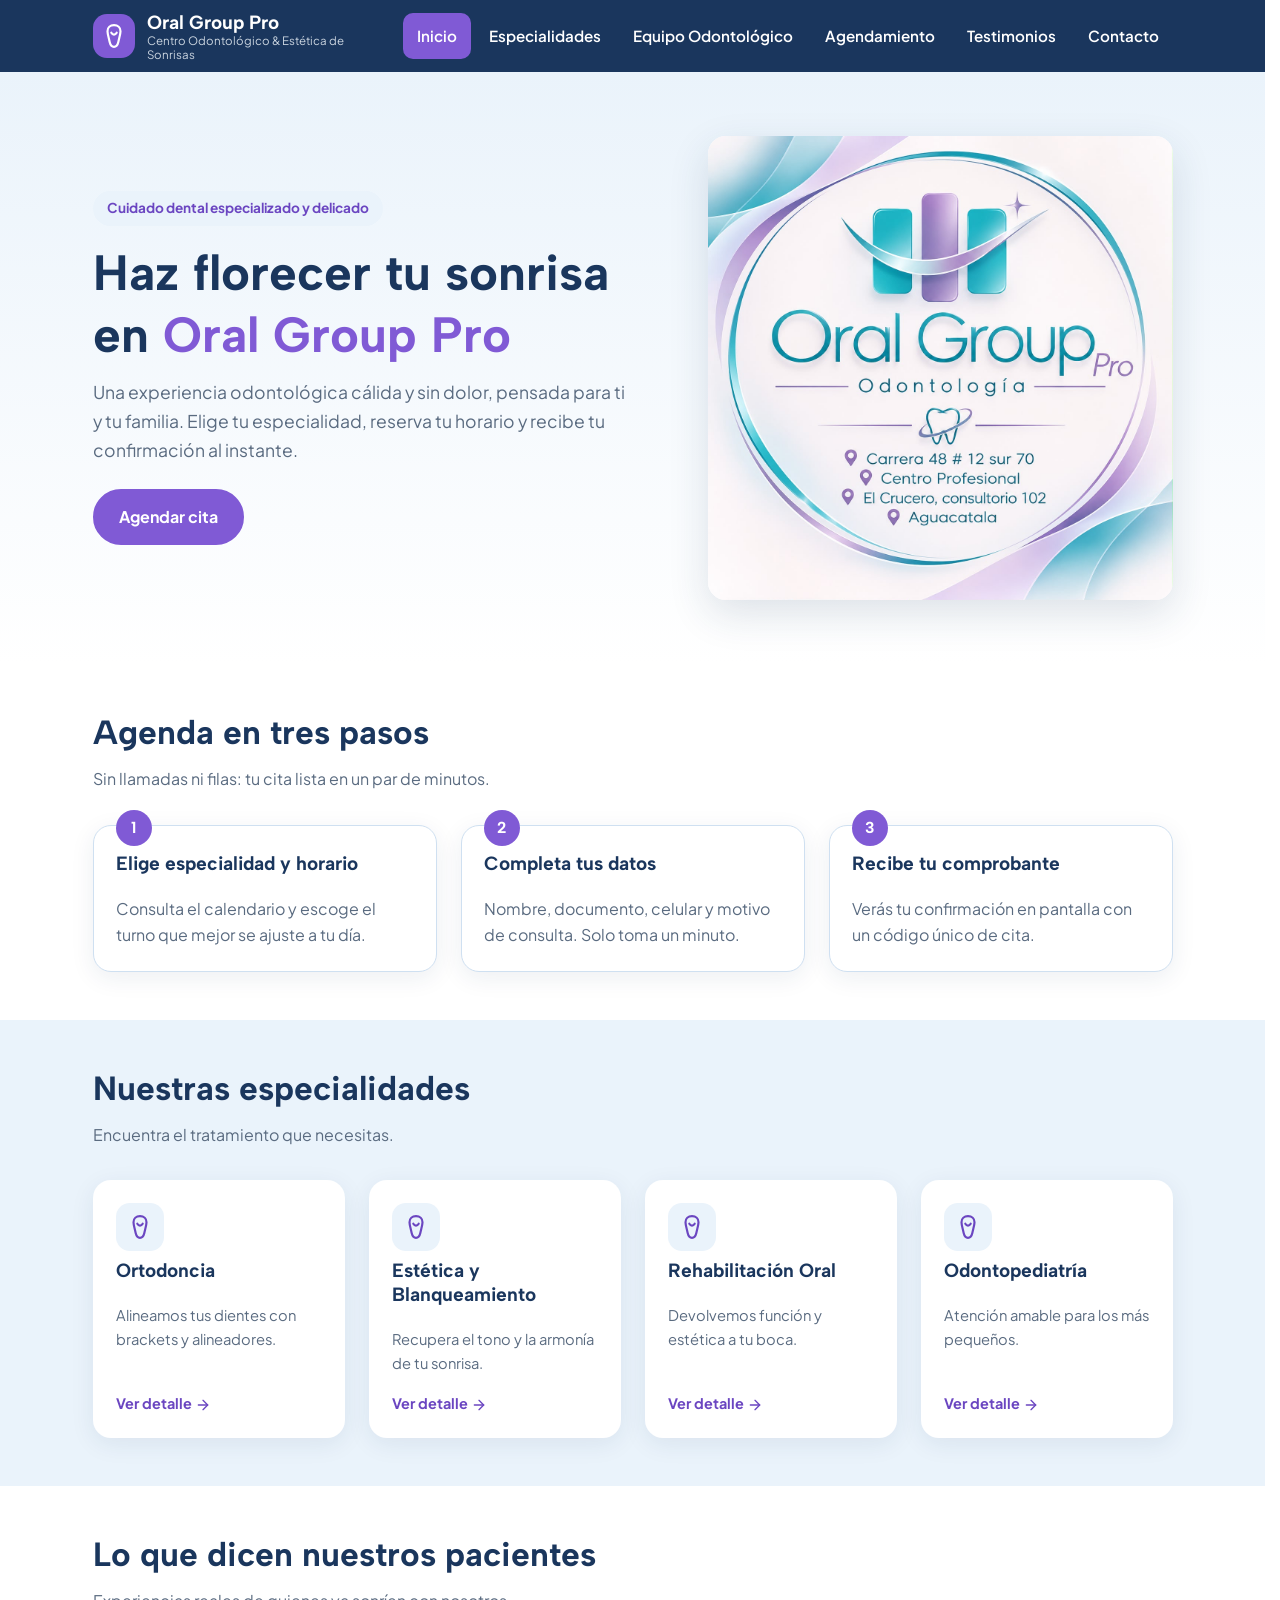
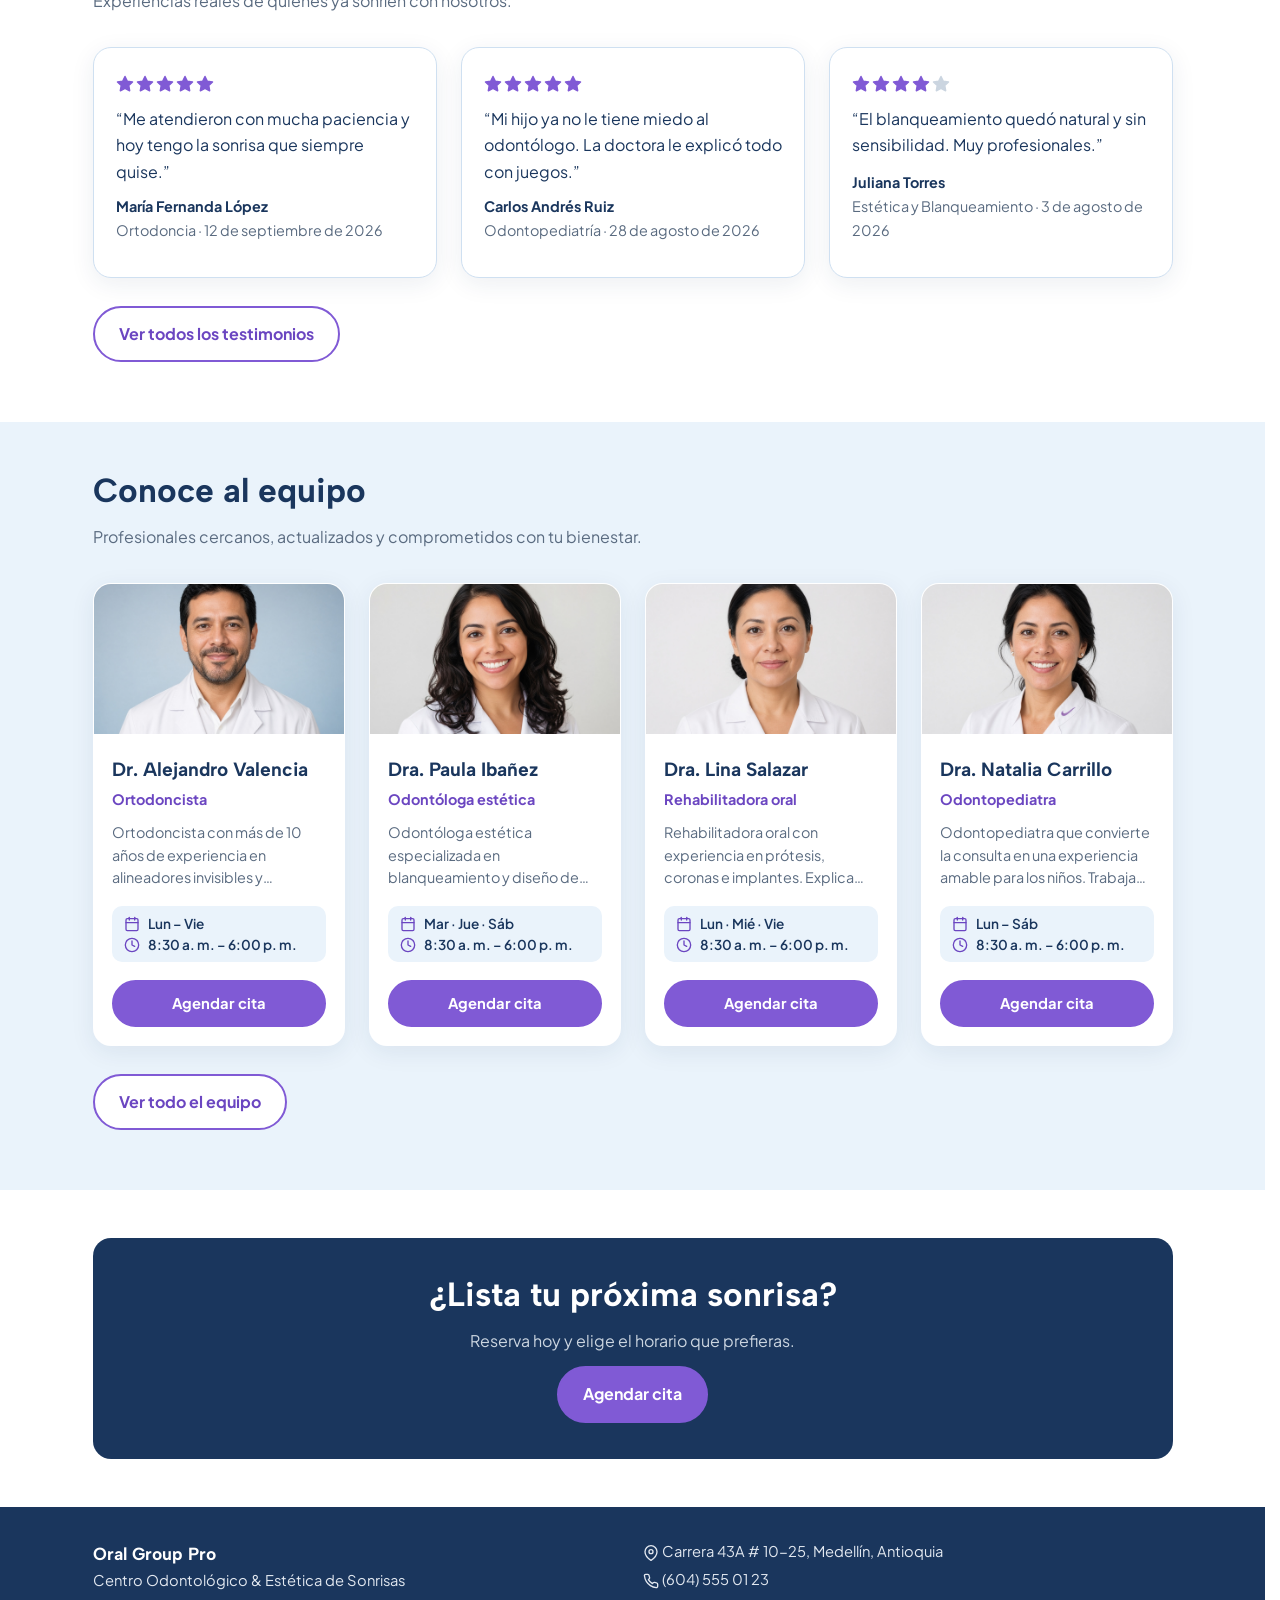
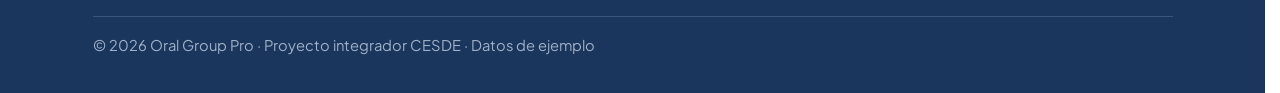
<file: index.html>
<!DOCTYPE html>
<html lang="es">
<head>
  <meta charset="UTF-8">
  <meta name="viewport" content="width=device-width, initial-scale=1.0">
  <title>Inicio | Oral Group Pro</title>
  <meta name="description" content="Oral Group Pro: centro odontológico y de estética de sonrisas. Conoce nuestras especialidades y agenda tu cita en línea.">
  <link rel="preconnect" href="https://fonts.googleapis.com">
  <link rel="preconnect" href="https://fonts.gstatic.com" crossorigin>
  <link href="https://fonts.googleapis.com/css2?family=Albert+Sans:wght@700&family=Plus+Jakarta+Sans:wght@400;500;600;700&display=swap" rel="stylesheet">
  <link rel="stylesheet" href="css/styles.css">
  <script defer src="js/data.js"></script>
  <script defer src="js/ui.js"></script>
  <script defer src="js/render.js"></script>
</head>
<body data-page="inicio">
  <a class="skip-link" href="#contenido">Saltar al contenido</a>
  <div id="site-header"></div>

  <main id="contenido">
    <!-- Banner principal -->
    <section class="hero">
      <div class="container hero-inner">
        <div>
          <span class="eyebrow">Cuidado dental especializado y delicado</span>
          <h1>Haz florecer tu sonrisa en <span class="accent">Oral Group Pro</span></h1>
          <p class="hero-lead">Una experiencia odontológica cálida y sin dolor, pensada para ti y tu familia. Elige tu especialidad, reserva tu horario y recibe tu confirmación al instante.</p>
          <div class="hero-actions">
            <a class="btn" href="agendamiento.html">Agendar cita</a>
          </div>
        </div>
        <div class="media media-hero" data-media="Logotipo de Oral Group Pro" data-src="img/logo.png"></div>
      </div>
    </section>

    <!-- Cómo funciona -->
    <section class="section">
      <div class="container">
        <div class="section-head">
          <h2>Agenda en tres pasos</h2>
          <p>Sin llamadas ni filas: tu cita lista en un par de minutos.</p>
        </div>
        <div class="grid-3 steps">
          <div class="card step-card"><h3>Elige especialidad y horario</h3><p>Consulta el calendario y escoge el turno que mejor se ajuste a tu día.</p></div>
          <div class="card step-card"><h3>Completa tus datos</h3><p>Nombre, documento, celular y motivo de consulta. Solo toma un minuto.</p></div>
          <div class="card step-card"><h3>Recibe tu comprobante</h3><p>Verás tu confirmación en pantalla con un código único de cita.</p></div>
        </div>
      </div>
    </section>

    <!-- Accesos directos a especialidades -->
    <section class="section section-alt">
      <div class="container">
        <div class="section-head">
          <h2>Nuestras especialidades</h2>
          <p>Encuentra el tratamiento que necesitas.</p>
        </div>
        <div class="grid-4" data-render="specialty-shortcuts"></div>
      </div>
    </section>

    <!-- Vista previa de testimonios -->
    <section class="section">
      <div class="container">
        <div class="section-head">
          <h2>Lo que dicen nuestros pacientes</h2>
          <p>Experiencias reales de quienes ya sonríen con nosotros.</p>
        </div>
        <div class="grid-3" data-render="testimonials" data-limit="3"></div>
        <p class="section-foot"><a class="btn btn-outline" href="testimonios.html">Ver todos los testimonios</a></p>
      </div>
    </section>

    <!-- Vista previa del equipo -->
    <section class="section section-alt">
      <div class="container">
        <div class="section-head">
          <h2>Conoce al equipo</h2>
          <p>Profesionales cercanos, actualizados y comprometidos con tu bienestar.</p>
        </div>
        <div class="grid-4" data-render="team" data-limit="4"></div>
        <p class="section-foot"><a class="btn btn-outline" href="equipo.html">Ver todo el equipo</a></p>
      </div>
    </section>

    <section class="section">
      <div class="container">
        <div class="cta-band">
          <h2>¿Lista tu próxima sonrisa?</h2>
          <p>Reserva hoy y elige el horario que prefieras.</p>
          <a class="btn" href="agendamiento.html">Agendar cita</a>
        </div>
      </div>
    </section>
  </main>

  <div id="site-footer"></div>
</body>
</html>
</file>
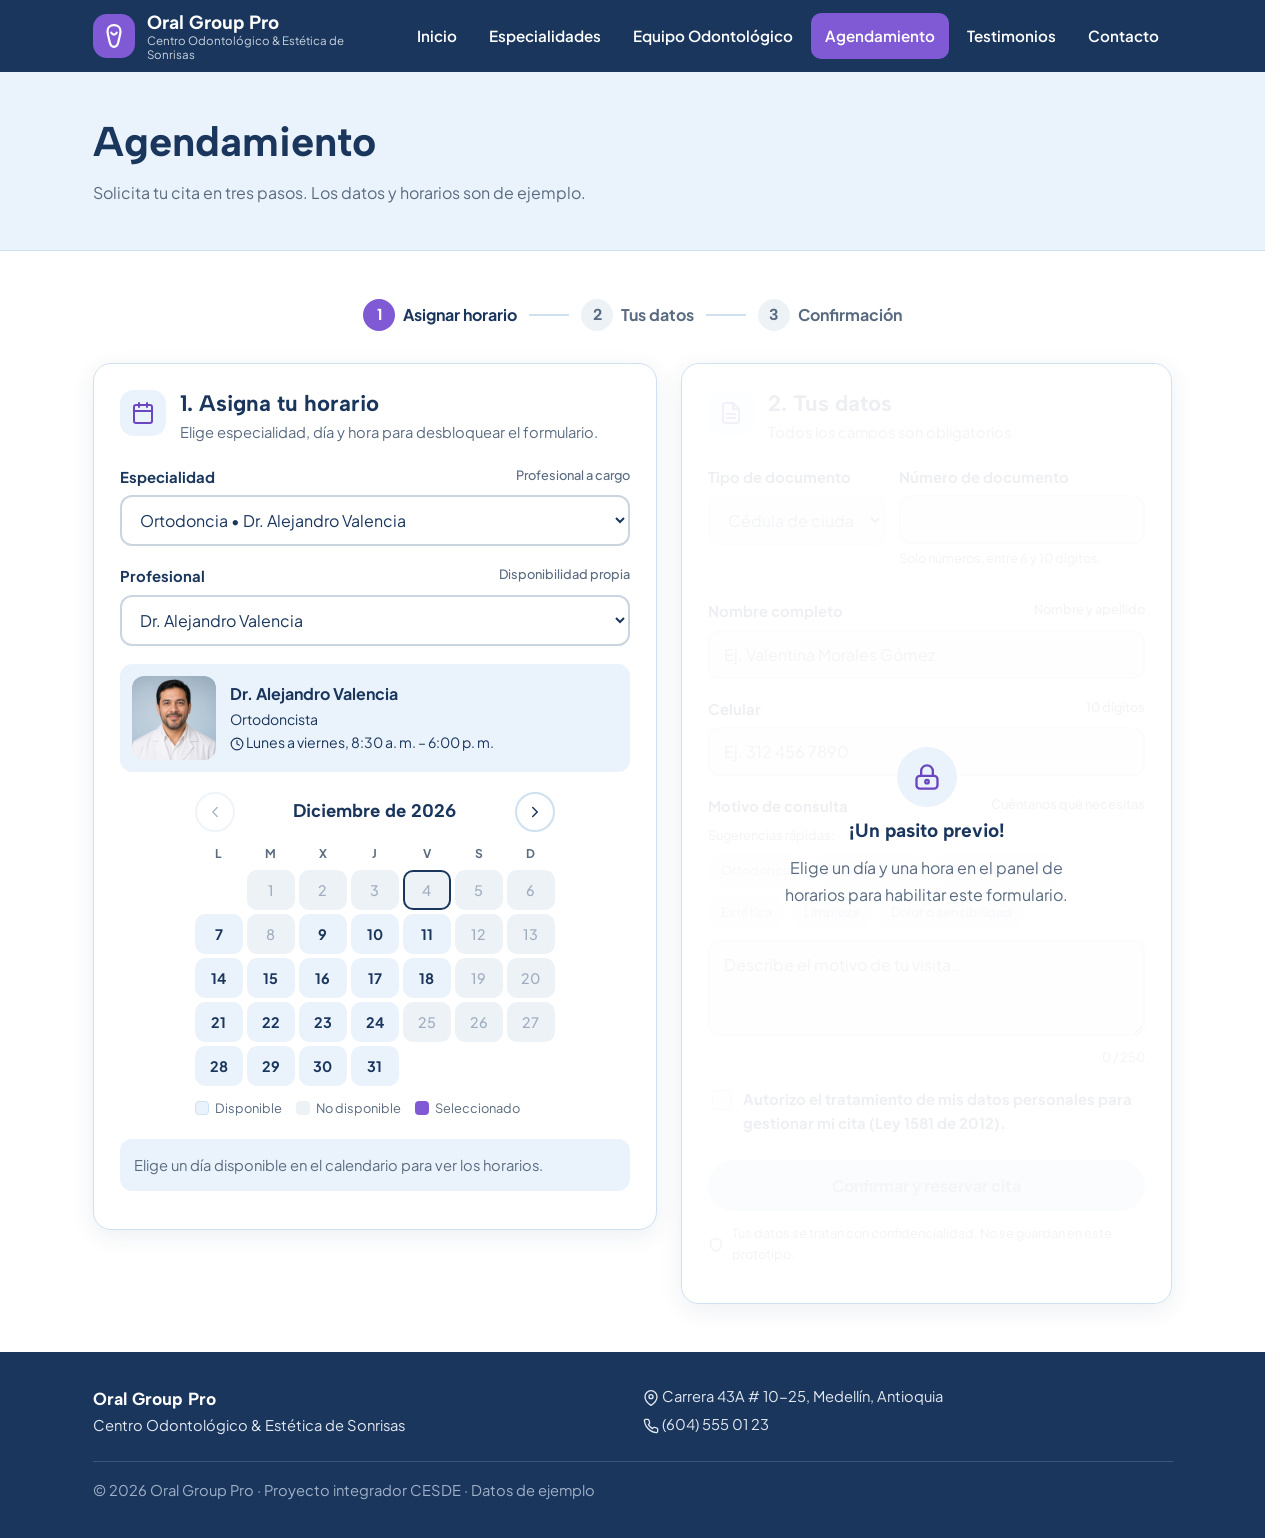
<file: agendamiento.html>
<!DOCTYPE html>
<html lang="es">
<head>
  <meta charset="UTF-8">
  <meta name="viewport" content="width=device-width, initial-scale=1.0">
  <title>Agendamiento | Oral Group Pro</title>
  <meta name="description" content="Agenda tu cita odontológica en Oral Group Pro: elige especialidad, fecha y horario, y recibe tu confirmación al instante.">
  <link rel="preconnect" href="https://fonts.googleapis.com">
  <link rel="preconnect" href="https://fonts.gstatic.com" crossorigin>
  <link href="https://fonts.googleapis.com/css2?family=Albert+Sans:wght@700&family=Plus+Jakarta+Sans:wght@400;500;600;700&display=swap" rel="stylesheet">
  <link rel="stylesheet" href="css/styles.css">
  <script defer src="js/data.js"></script>
  <script defer src="js/ui.js"></script>
  <script defer src="js/booking.js"></script>
</head>
<body data-page="agendamiento">
  <a class="skip-link" href="#contenido">Saltar al contenido</a>
  <div id="site-header"></div>

  <div class="page-title">
    <div class="container">
      <h1>Agendamiento</h1>
      <p>Solicita tu cita en tres pasos. Los datos y horarios son de ejemplo.</p>
    </div>
  </div>

  <main id="contenido" class="section">
    <div class="container">

      <!-- Progreso -->
      <ol class="stepper" aria-label="Progreso de la cita">
        <li class="step-item is-active" id="step-1"><span class="step-num">1</span><span>Asignar horario</span></li>
        <li class="step-line" aria-hidden="true"></li>
        <li class="step-item" id="step-2"><span class="step-num">2</span><span>Tus datos</span></li>
        <li class="step-line" aria-hidden="true"></li>
        <li class="step-item" id="step-3"><span class="step-num">3</span><span>Confirmación</span></li>
      </ol>

      <div class="booking-grid" id="booking-grid">

        <!-- PASO 1: especialidad, fecha y horario -->
        <section class="panel" aria-labelledby="h-horario">
          <div class="panel-head">
            <span class="panel-icon" data-icon="calendar" data-size="24"></span>
            <div>
              <h2 id="h-horario">1. Asigna tu horario</h2>
              <p>Elige especialidad, día y hora para desbloquear el formulario.</p>
            </div>
          </div>

          <div class="field">
            <label for="specialty"><span>Especialidad</span><span class="field-hint">Profesional a cargo</span></label>
            <select id="specialty" class="select"></select>
          </div>

          <div class="field">
            <label for="professional"><span>Profesional</span><span class="field-hint">Disponibilidad propia</span></label>
            <select id="professional" class="select"></select>
          </div>

          <div class="pro-mini" id="pro-mini"></div>

          <div class="cal-head">
            <button type="button" class="cal-nav" id="cal-prev" aria-label="Mes anterior" data-icon="left" data-size="18"></button>
            <h3 class="cal-title" id="cal-title" aria-live="polite"></h3>
            <button type="button" class="cal-nav" id="cal-next" aria-label="Mes siguiente" data-icon="right" data-size="18"></button>
          </div>
          <div class="cal-grid" id="cal-grid"></div>
          <div class="cal-legend" aria-hidden="true">
            <span><i class="dot dot-free"></i> Disponible</span>
            <span><i class="dot dot-busy"></i> No disponible</span>
            <span><i class="dot dot-sel"></i> Seleccionado</span>
          </div>

          <div id="slots" aria-live="polite"></div>

          <div class="assigned" id="assigned" role="status">
            <span data-icon="check" data-size="22"></span>
            <p id="assigned-text"></p>
          </div>
        </section>

        <!-- PASO 2: formulario (bloqueado hasta elegir horario) -->
        <section class="panel" id="form-panel" aria-labelledby="h-datos">
          <div class="form-lock" id="form-lock">
            <span class="lock-badge" data-icon="lock" data-size="28"></span>
            <h3>¡Un pasito previo!</h3>
            <p>Elige un día y una hora en el panel de horarios para habilitar este formulario.</p>
          </div>

          <div class="panel-head">
            <span class="panel-icon" data-icon="note" data-size="24"></span>
            <div>
              <h2 id="h-datos">2. Tus datos</h2>
              <p>Todos los campos son obligatorios.</p>
            </div>
          </div>

          <form id="appointment-form" novalidate autocomplete="on">
            <div class="row-2">
              <div class="field">
                <label for="doc-type">Tipo de documento</label>
                <select id="doc-type" class="select"></select>
              </div>
              <div class="field">
                <label for="doc-number"><span>Número de documento</span></label>
                <input id="doc-number" class="input" type="text" inputmode="numeric" autocomplete="off"
                  maxlength="10" aria-describedby="doc-help err-doc" aria-invalid="false" required>
                <p class="field-help" id="doc-help"></p>
                <p class="field-error" id="err-doc" role="alert"><span class="msg"></span></p>
              </div>
            </div>

            <div class="field">
              <label for="full-name"><span>Nombre completo</span><span class="field-hint">Nombre y apellido</span></label>
              <input id="full-name" class="input" type="text" autocomplete="name" maxlength="60"
                placeholder="Ej. Valentina Morales Gómez" aria-describedby="err-name" aria-invalid="false" required>
              <p class="field-error" id="err-name" role="alert"><span class="msg"></span></p>
            </div>

            <div class="field">
              <label for="phone"><span>Celular</span><span class="field-hint">10 dígitos</span></label>
              <input id="phone" class="input" type="tel" inputmode="numeric" autocomplete="tel-national"
                placeholder="Ej. 312 456 7890" maxlength="13" aria-describedby="err-phone" aria-invalid="false" required>
              <p class="field-error" id="err-phone" role="alert"><span class="msg"></span></p>
            </div>

            <div class="field">
              <label for="reason"><span>Motivo de consulta</span><span class="field-hint">Cuéntanos qué necesitas</span></label>
              <p class="quick-label">Sugerencias rápidas:</p>
              <div class="chips" id="reason-chips">
                <button type="button" class="chip" data-reason="Valoración y tratamiento de ortodoncia">Ortodoncia</button>
                <button type="button" class="chip" data-reason="Rehabilitación oral y prótesis dental">Rehabilitación</button>
                <button type="button" class="chip" data-reason="Atención y cuidado odontopediátrico">Odontopediatría</button>
                <button type="button" class="chip" data-reason="Blanqueamiento y estética dental">Estética</button>
                <button type="button" class="chip" data-reason="Limpieza profunda y chequeo de rutina">Limpieza</button>
                <button type="button" class="chip" data-reason="Molestia, dolor o sensibilidad dental">Dolor o sensibilidad</button>
              </div>
              <textarea id="reason" class="textarea" rows="3" maxlength="250"
                placeholder="Describe el motivo de tu visita…" aria-describedby="err-reason" aria-invalid="false" required></textarea>
              <p class="counter" id="reason-counter">0 / 250</p>
              <p class="field-error" id="err-reason" role="alert"><span class="msg"></span></p>
            </div>

            <div class="field">
              <label class="consent" for="consent">
                <input id="consent" type="checkbox" aria-describedby="err-consent" aria-invalid="false" required>
                <span>Autorizo el tratamiento de mis datos personales para gestionar mi cita (Ley 1581 de 2012).</span>
              </label>
              <p class="field-error" id="err-consent" role="alert"><span class="msg"></span></p>
            </div>

            <button type="submit" class="btn submit" id="submit-btn">
              <span class="spinner" aria-hidden="true"></span>
              <span class="btn-label">Confirmar y reservar cita</span>
            </button>
            <p class="note"><span data-icon="shield" data-size="16"></span> Tus datos se tratan con confidencialidad. No se guardan en este prototipo.</p>
          </form>
        </section>
      </div>

      <!-- PASO 3: comprobante -->
      <section class="confirmation" id="confirmation" aria-labelledby="confirmation-title">
        <div class="ticket">
          <div class="ticket-hero">
            <div class="ok" data-icon="check" data-size="40"></div>
            <h2 id="confirmation-title" tabindex="-1">¡Tu cita está confirmada!</h2>
            <p>Nos alegra recibirte. Guarda tu comprobante y preséntate 10 minutos antes.</p>
          </div>
          <div class="ticket-strip">
            <div><small>Código de cita</small><strong id="t-code">ORAL-0000-0000</strong></div>
            <span class="ticket-status">Cita agendada</span>
          </div>
          <div class="ticket-grid">
            <div class="ticket-item"><span class="ticket-label">Paciente</span><div class="ticket-value" id="t-name"></div></div>
            <div class="ticket-item"><span class="ticket-label">Documento</span><div class="ticket-value" id="t-doc"></div></div>
            <div class="ticket-item"><span class="ticket-label">Celular</span><div class="ticket-value" id="t-phone"></div></div>
            <div class="ticket-item"><span class="ticket-label">Especialidad</span><div class="ticket-value" id="t-specialty"></div></div>
            <div class="ticket-item wide"><span class="ticket-label">Fecha y hora</span><div class="ticket-value" id="t-schedule"></div></div>
            <div class="ticket-item wide"><span class="ticket-label">Profesional</span><div class="ticket-value" id="t-pro"></div></div>
            <div class="ticket-item wide"><span class="ticket-label">Motivo de consulta</span><div class="ticket-value" id="t-reason"></div></div>
            <div class="ticket-item wide"><span class="ticket-label">Registrado el</span><div class="ticket-value" id="t-time"></div></div>
          </div>
          <div class="ticket-note">
            <span data-icon="heart" data-size="22"></span>
            <p><strong>Nota para tu visita:</strong> si necesitas reagendar, avísanos con al menos 4 horas de anticipación.</p>
          </div>
          <div class="ticket-actions">
            <button type="button" class="btn btn-outline" id="btn-print">Imprimir comprobante</button>
            <button type="button" class="btn" id="btn-new">Agendar otra cita</button>
          </div>
        </div>
      </section>

    </div>
  </main>

  <div id="site-footer"></div>
</body>
</html>
</file>
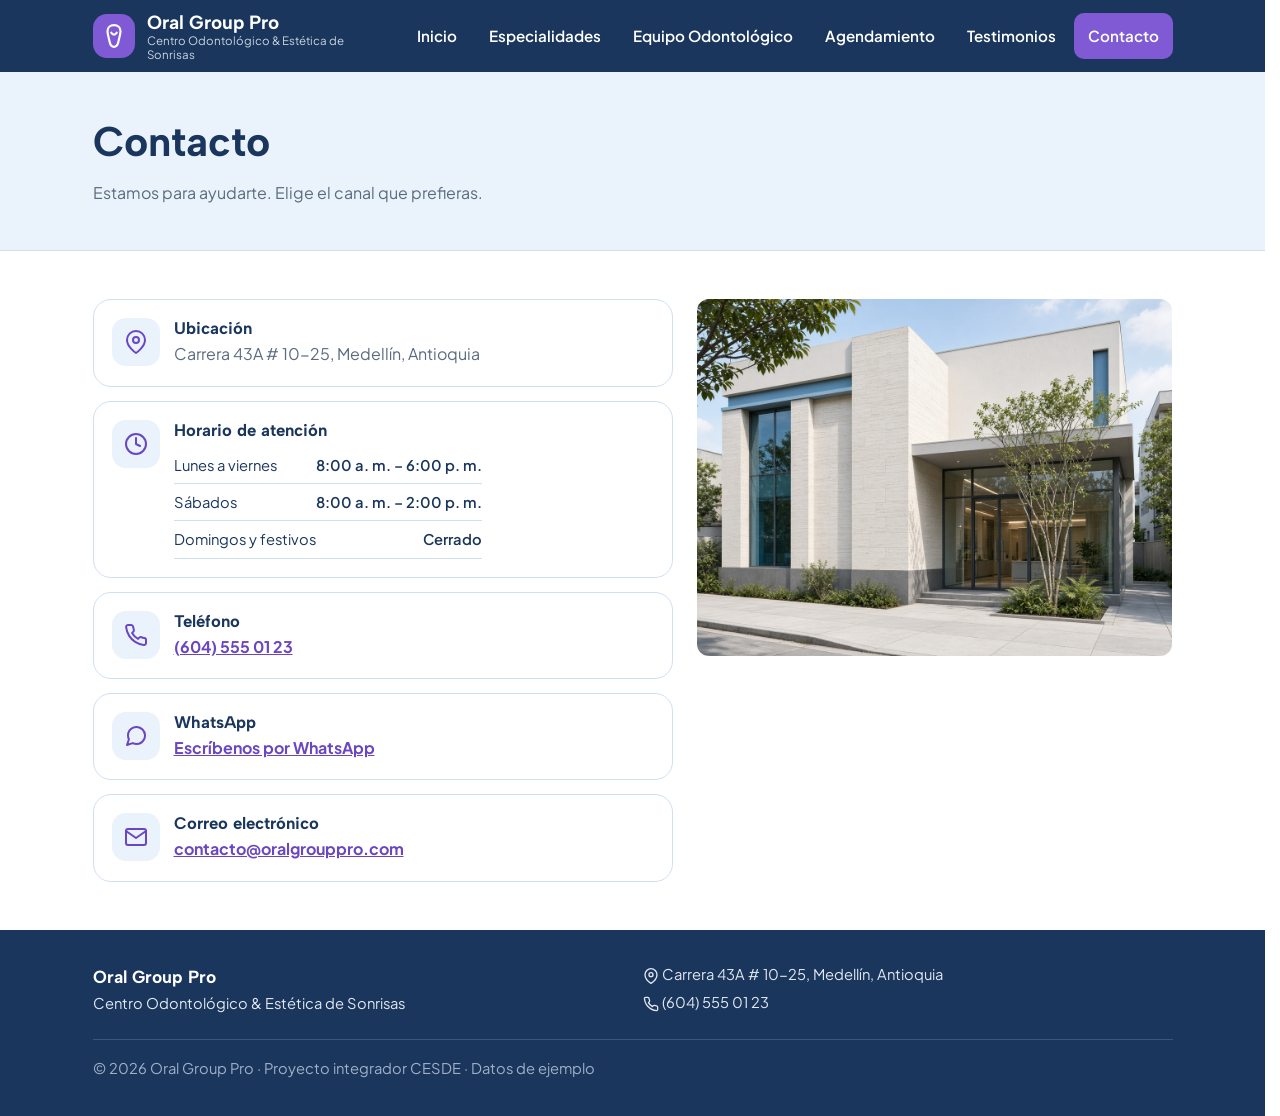
<file: contacto.html>
<!DOCTYPE html>
<html lang="es">
<head>
  <meta charset="UTF-8">
  <meta name="viewport" content="width=device-width, initial-scale=1.0">
  <title>Contacto | Oral Group Pro</title>
  <meta name="description" content="Ubicación, horario de atención, teléfono, WhatsApp y correo de Oral Group Pro.">
  <link rel="preconnect" href="https://fonts.googleapis.com">
  <link rel="preconnect" href="https://fonts.gstatic.com" crossorigin>
  <link href="https://fonts.googleapis.com/css2?family=Albert+Sans:wght@700&family=Plus+Jakarta+Sans:wght@400;500;600;700&display=swap" rel="stylesheet">
  <link rel="stylesheet" href="css/styles.css">
  <script defer src="js/data.js"></script>
  <script defer src="js/ui.js"></script>
  <script defer src="js/render.js"></script>
</head>
<body data-page="contacto">
  <a class="skip-link" href="#contenido">Saltar al contenido</a>
  <div id="site-header"></div>

  <div class="page-title">
    <div class="container">
      <h1>Contacto</h1>
      <p>Estamos para ayudarte. Elige el canal que prefieras.</p>
    </div>
  </div>

  <main id="contenido" class="section">
    <div class="container contact-layout">
      <div class="contact-list" data-render="contact"></div>
      <div class="media map-media" data-media="Fachada de la clínica" data-src="img/ubicacion.jpg"></div>
    </div>
  </main>

  <div id="site-footer"></div>
</body>
</html>
</file>
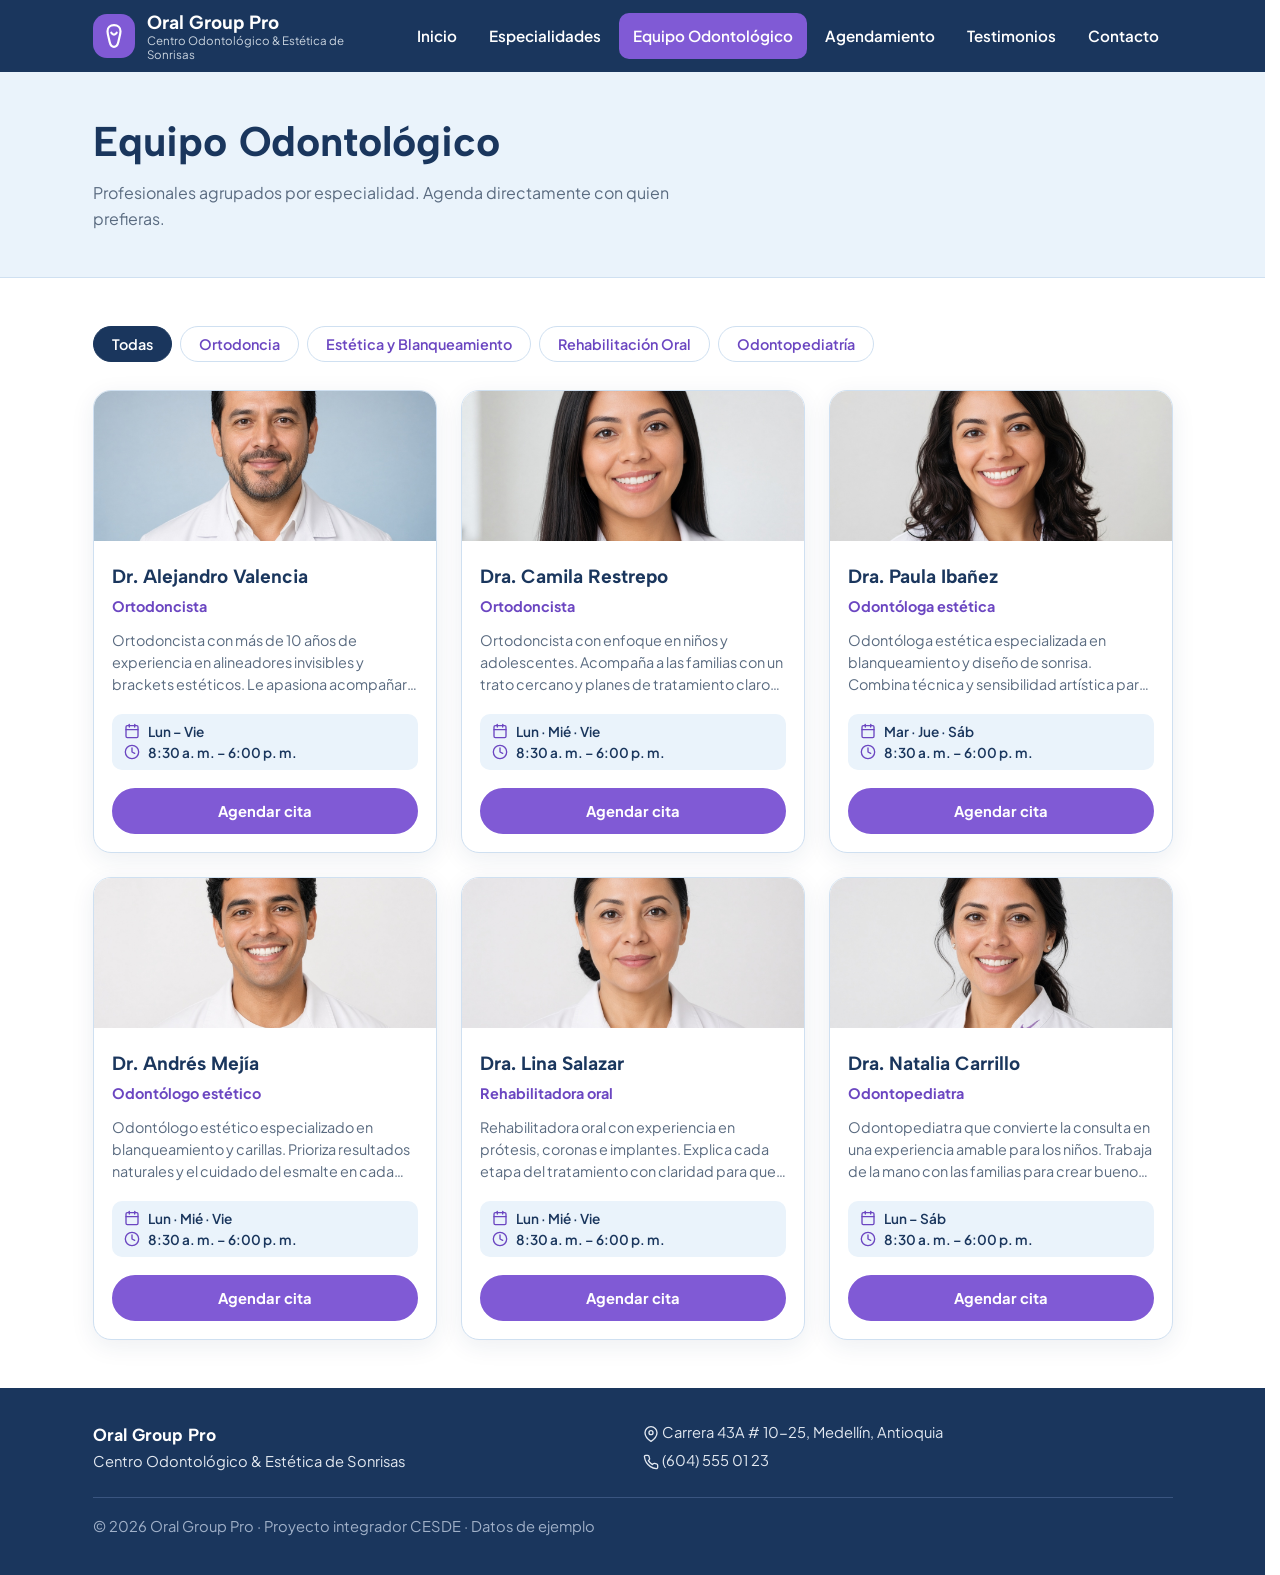
<file: equipo.html>
<!DOCTYPE html>
<html lang="es">
<head>
  <meta charset="UTF-8">
  <meta name="viewport" content="width=device-width, initial-scale=1.0">
  <title>Equipo Odontológico | Oral Group Pro</title>
  <meta name="description" content="Conoce a los odontólogos de Oral Group Pro, organizados por especialidad.">
  <link rel="preconnect" href="https://fonts.googleapis.com">
  <link rel="preconnect" href="https://fonts.gstatic.com" crossorigin>
  <link href="https://fonts.googleapis.com/css2?family=Albert+Sans:wght@700&family=Plus+Jakarta+Sans:wght@400;500;600;700&display=swap" rel="stylesheet">
  <link rel="stylesheet" href="css/styles.css">
  <script defer src="js/data.js"></script>
  <script defer src="js/ui.js"></script>
  <script defer src="js/render.js"></script>
</head>
<body data-page="equipo">
  <a class="skip-link" href="#contenido">Saltar al contenido</a>
  <div id="site-header"></div>

  <div class="page-title">
    <div class="container">
      <h1>Equipo Odontológico</h1>
      <p>Profesionales agrupados por especialidad. Agenda directamente con quien prefieras.</p>
    </div>
  </div>

  <main id="contenido" class="section">
    <div class="container" data-render="team"></div>
  </main>

  <div id="site-footer"></div>
</body>
</html>
</file>
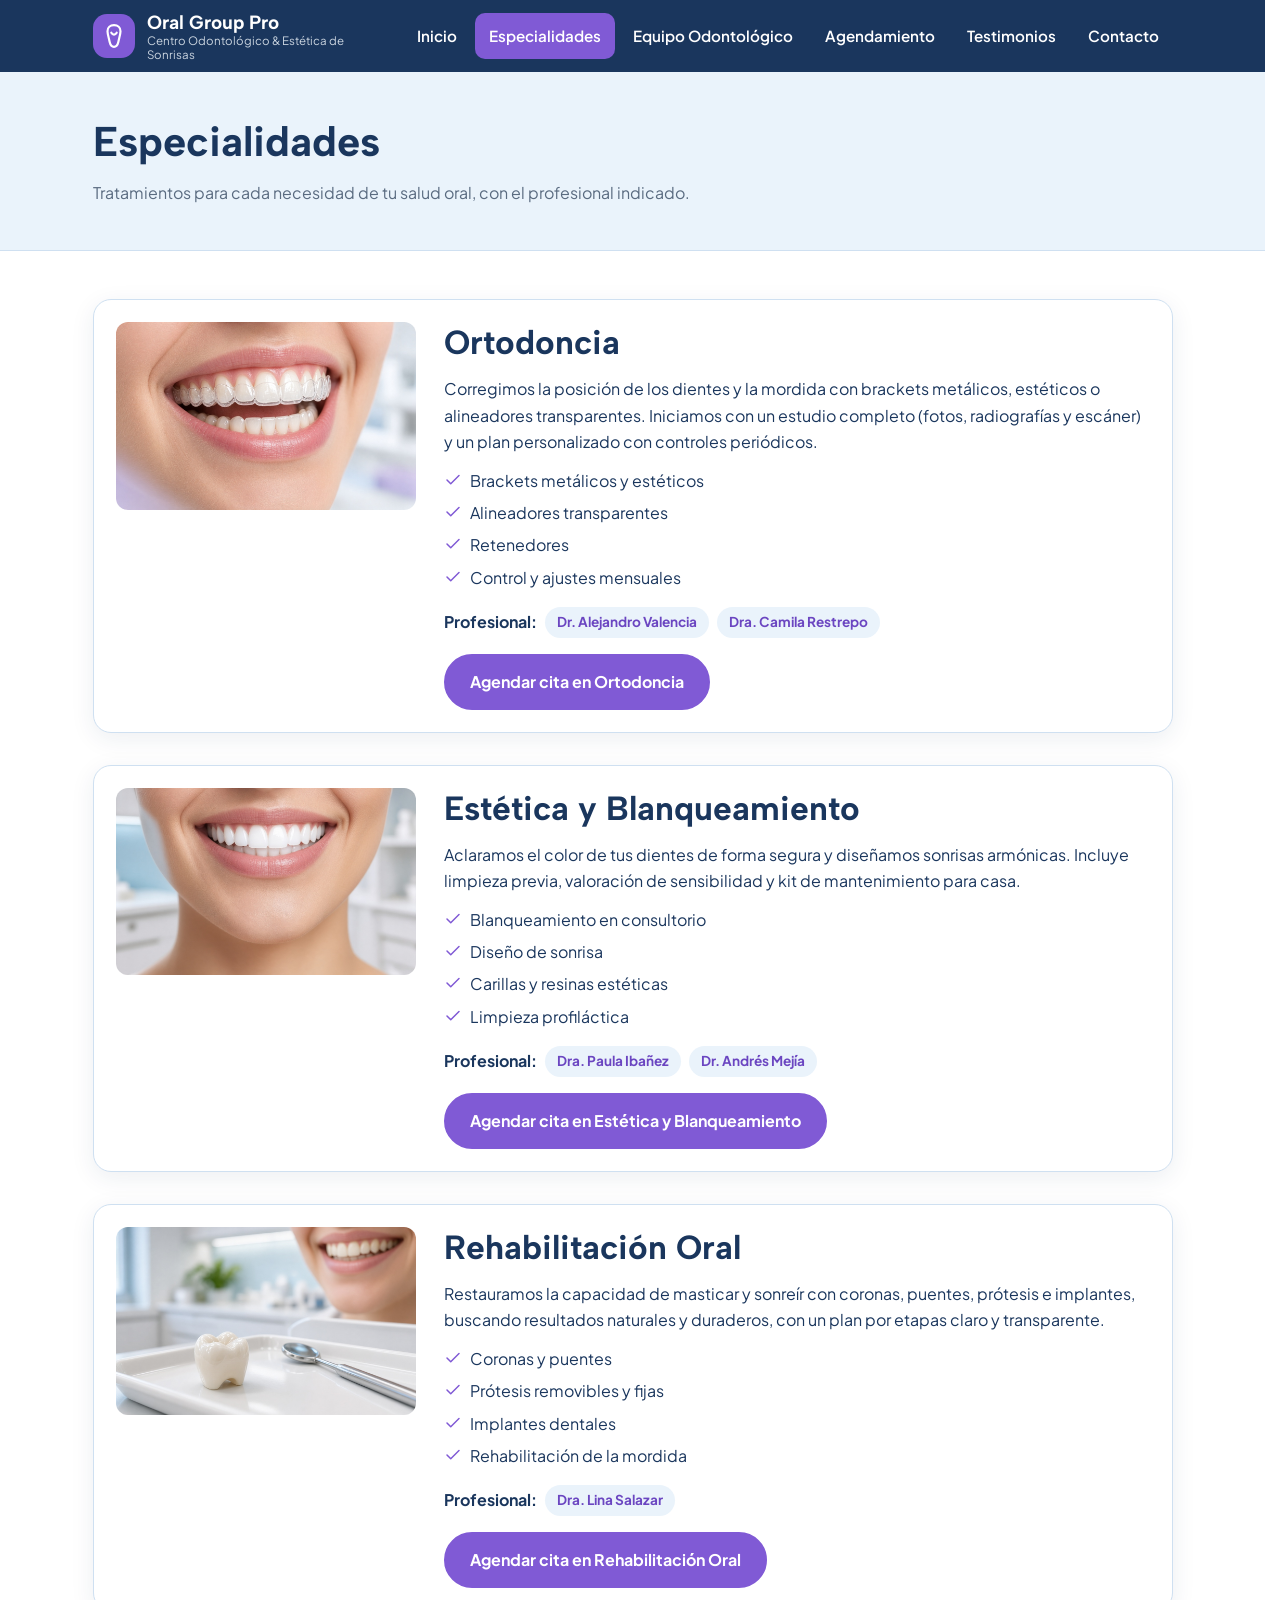
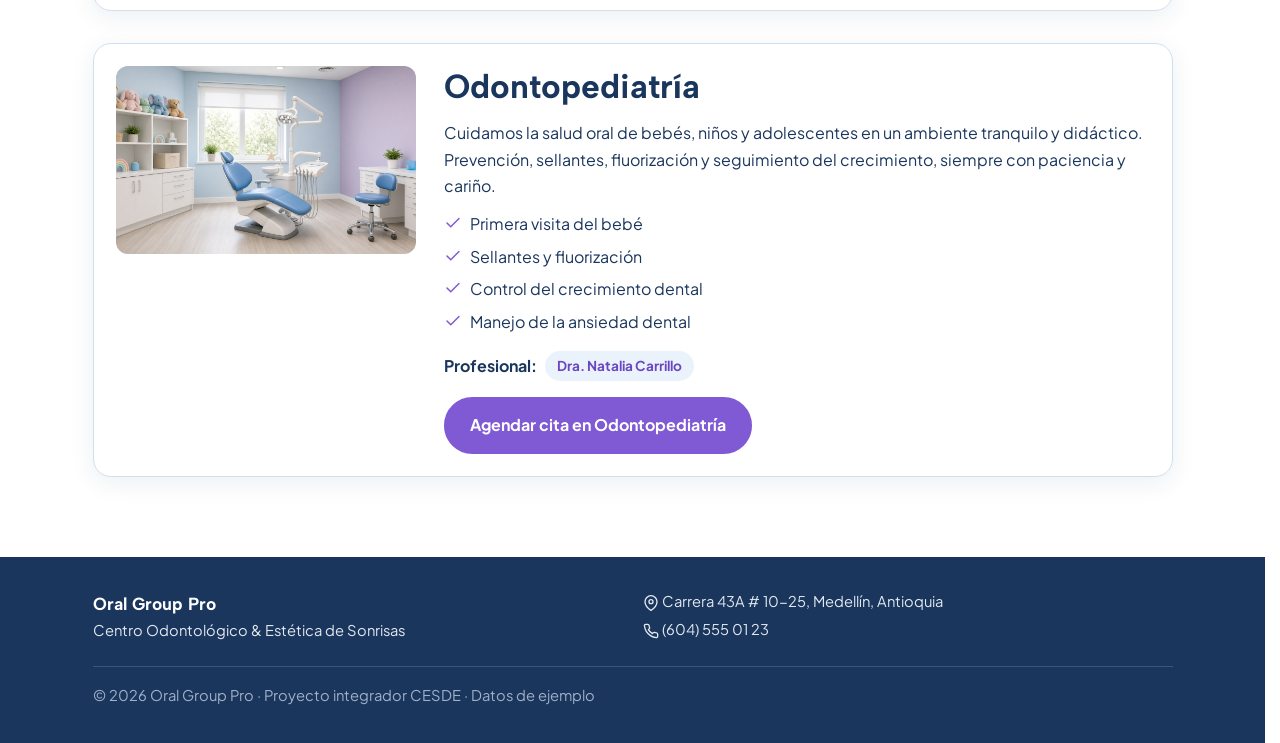
<file: especialidades.html>
<!DOCTYPE html>
<html lang="es">
<head>
  <meta charset="UTF-8">
  <meta name="viewport" content="width=device-width, initial-scale=1.0">
  <title>Especialidades | Oral Group Pro</title>
  <meta name="description" content="Ortodoncia, estética y blanqueamiento, rehabilitación oral y odontopediatría en Oral Group Pro.">
  <link rel="preconnect" href="https://fonts.googleapis.com">
  <link rel="preconnect" href="https://fonts.gstatic.com" crossorigin>
  <link href="https://fonts.googleapis.com/css2?family=Albert+Sans:wght@700&family=Plus+Jakarta+Sans:wght@400;500;600;700&display=swap" rel="stylesheet">
  <link rel="stylesheet" href="css/styles.css">
  <script defer src="js/data.js"></script>
  <script defer src="js/ui.js"></script>
  <script defer src="js/render.js"></script>
</head>
<body data-page="especialidades">
  <a class="skip-link" href="#contenido">Saltar al contenido</a>
  <div id="site-header"></div>

  <div class="page-title">
    <div class="container">
      <h1>Especialidades</h1>
      <p>Tratamientos para cada necesidad de tu salud oral, con el profesional indicado.</p>
    </div>
  </div>

  <main id="contenido" class="section">
    <div class="container" data-render="specialties"></div>
  </main>

  <div id="site-footer"></div>
</body>
</html>
</file>
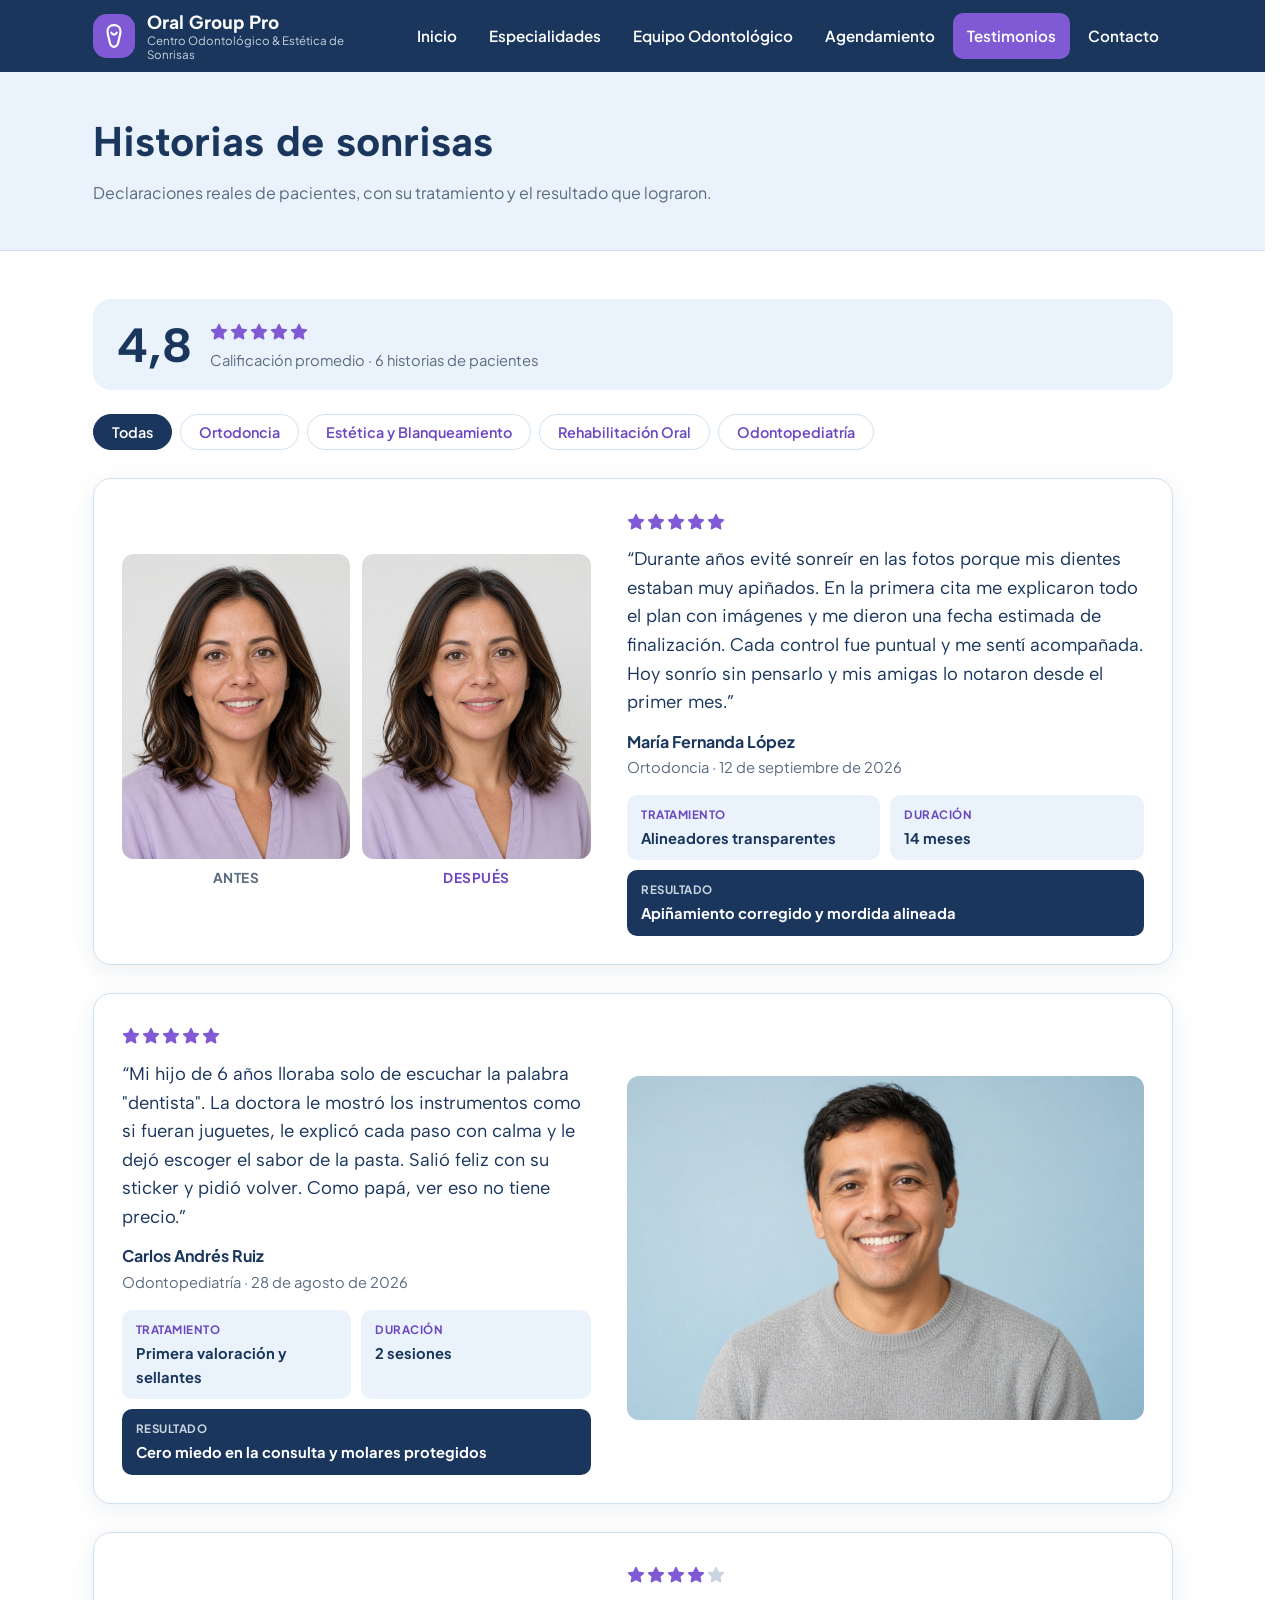
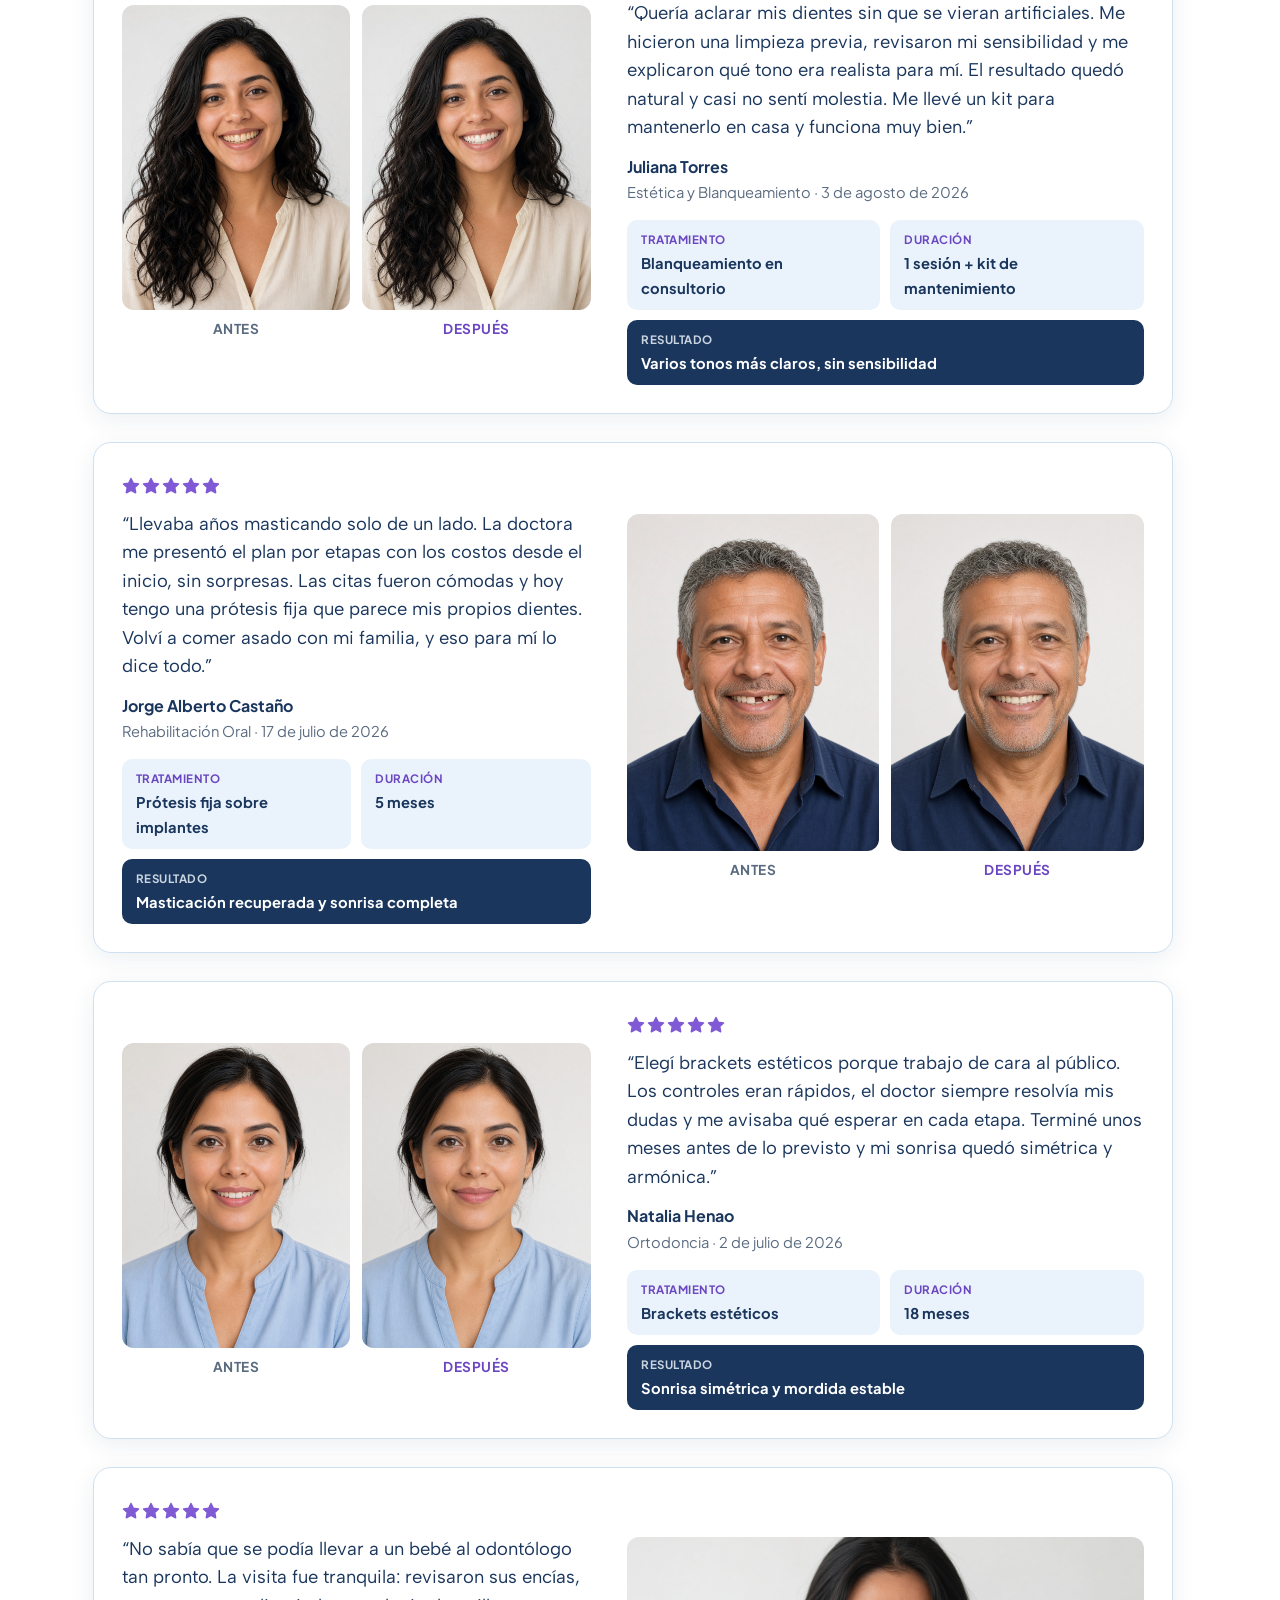
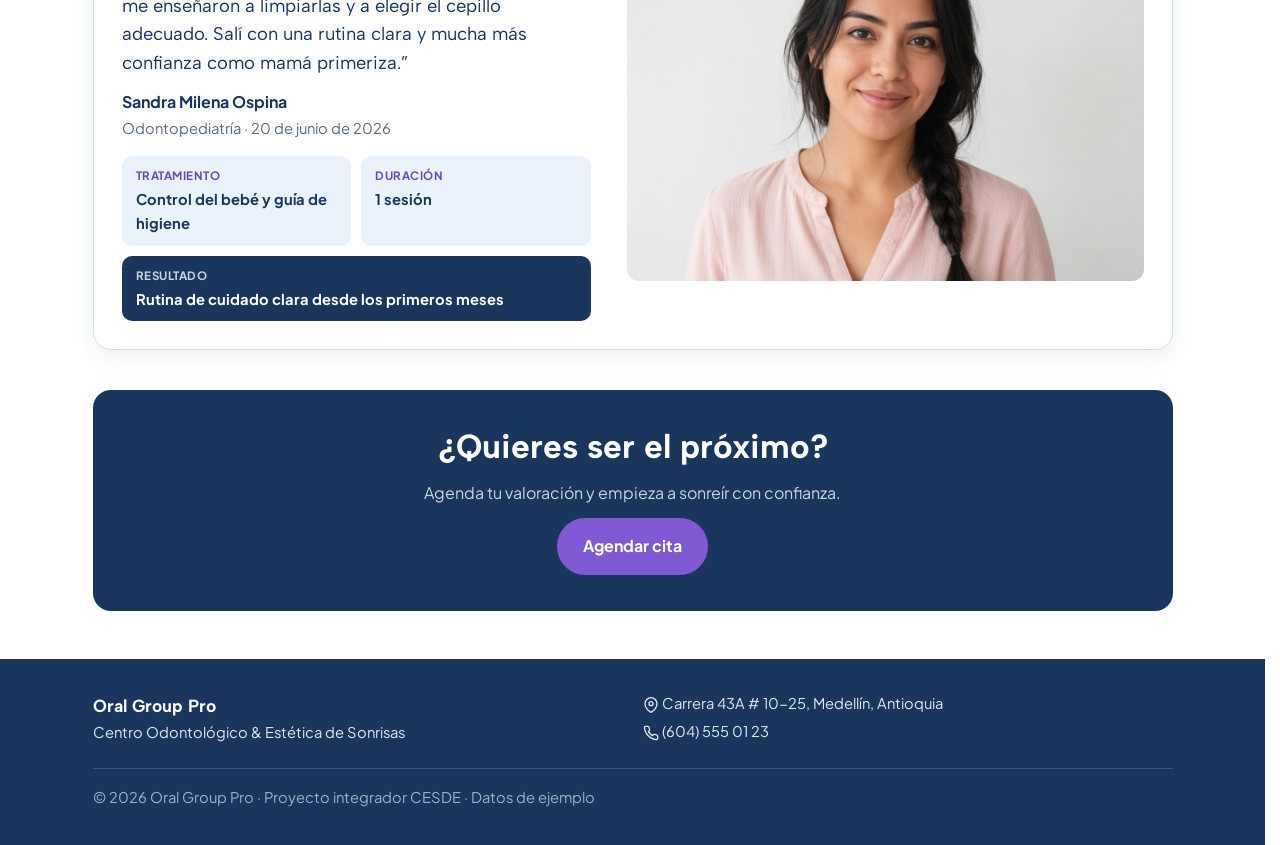
<file: testimonios.html>
<!DOCTYPE html>
<html lang="es">
<head>
  <meta charset="UTF-8">
  <meta name="viewport" content="width=device-width, initial-scale=1.0">
  <title>Testimonios | Oral Group Pro</title>
  <meta name="description" content="Opiniones de pacientes de Oral Group Pro.">
  <link rel="preconnect" href="https://fonts.googleapis.com">
  <link rel="preconnect" href="https://fonts.gstatic.com" crossorigin>
  <link href="https://fonts.googleapis.com/css2?family=Albert+Sans:wght@700&family=Plus+Jakarta+Sans:wght@400;500;600;700&display=swap" rel="stylesheet">
  <link rel="stylesheet" href="css/styles.css">
  <script defer src="js/data.js"></script>
  <script defer src="js/ui.js"></script>
  <script defer src="js/render.js"></script>
</head>
<body data-page="testimonios">
  <a class="skip-link" href="#contenido">Saltar al contenido</a>
  <div id="site-header"></div>

  <div class="page-title">
    <div class="container">
      <h1>Historias de sonrisas</h1>
      <p>Declaraciones reales de pacientes, con su tratamiento y el resultado que lograron.</p>
    </div>
  </div>

  <main id="contenido" class="section">
    <div class="container">
      <div data-render="stories"></div>
      <div class="cta-band cta-spaced">
        <h2>¿Quieres ser el próximo?</h2>
        <p>Agenda tu valoración y empieza a sonreír con confianza.</p>
        <a class="btn" href="agendamiento.html">Agendar cita</a>
      </div>
    </div>
  </main>

  <div id="site-footer"></div>
</body>
</html>
</file>
<file: css/styles.css>
/* ==========================================================================
   Oral Group Pro · HOJA DE ESTILOS ÚNICA
   Índice:
   1. Tokens (colores, tipografía, espaciado)   6. Tarjetas y listas de contenido
   2. Base y accesibilidad                      7. Agendamiento (stepper, calendario, formulario)
   3. Layout (contenedor, secciones)            8. Comprobante de confirmación
   4. Cabecera, menú y pie                      9. Contacto
   5. Botones y marcador de imagen             10. Responsive e impresión
   ========================================================================== */

/* 1. TOKENS ---------------------------------------------------------------- */
:root {
  --navy: #1A365D;
  --navy-soft: #2C4A7C;
  --lilac: #805AD5;
  --lilac-dark: #6B46C1;
  --pastel: #EAF3FB;  /* azul clínico muy claro (antes lila pastel #F3E8FF) */
  --pastel-line: #CFE0F1;
  --white: #FFFFFF;
  --gray-bg: #EDF2F7;
  --gray-text: #5A6B80;
  --error: #C53030;
  --error-bg: #FFF5F5;

  --font-title: "Albert Sans", system-ui, sans-serif;
  --font-body: "Plus Jakarta Sans", system-ui, sans-serif;

  --radius: 18px;
  --radius-sm: 12px;
  --shadow: 0 6px 24px rgba(26, 54, 93, 0.08);
  --shadow-lg: 0 14px 40px rgba(26, 54, 93, 0.14);
  --container: 1120px;
  --gap: 24px;
}

/* 2. BASE Y ACCESIBILIDAD --------------------------------------------------- */
*, *::before, *::after { box-sizing: border-box; }

html { scroll-behavior: smooth; scrollbar-gutter: stable; }

body {
  margin: 0;
  font-family: var(--font-body);
  font-size: 16px;
  line-height: 1.65;
  color: var(--navy);
  background: var(--white);
  -webkit-font-smoothing: antialiased;
}

h1, h2, h3, h4 {
  font-family: var(--font-title);
  font-weight: 700;
  line-height: 1.25;
  color: var(--navy);
  margin: 0 0 12px;
}
h1 { font-size: clamp(2rem, 4.5vw, 3.1rem); }
h2 { font-size: clamp(1.5rem, 3vw, 2.1rem); }
h3 { font-size: 1.2rem; }

[hidden] { display: none !important; }

p { margin: 0 0 12px; }
ul { margin: 0; padding: 0; list-style: none; }
img { max-width: 100%; display: block; }
a { color: var(--lilac-dark); }

:focus-visible { outline: 3px solid var(--lilac); outline-offset: 3px; }

.skip-link {
  position: absolute; left: 12px; top: -60px; z-index: 100;
  background: var(--navy); color: var(--white); padding: 10px 16px; border-radius: 8px;
}
.skip-link:focus { top: 12px; }

.icon { flex-shrink: 0; vertical-align: middle; }
.visually-hidden {
  position: absolute; width: 1px; height: 1px; overflow: hidden;
  clip: rect(0 0 0 0); white-space: nowrap;
}

/* 3. LAYOUT ----------------------------------------------------------------- */
.container { width: 100%; max-width: var(--container); margin: 0 auto; padding: 0 20px; }
.section { padding: 48px 0; }
.section-alt { background: var(--pastel); }
.section-head { max-width: 640px; margin-bottom: 32px; }
.section-head p { color: var(--gray-text); }
.section-foot { margin-top: 28px; }
.eyebrow {
  display: inline-flex; align-items: center; gap: 8px;
  background: var(--pastel); color: var(--lilac-dark);
  font-weight: 700; font-size: 0.85rem; padding: 6px 14px; border-radius: 999px; margin-bottom: 16px;
}

.page-title { background: var(--pastel); padding: 44px 0; border-bottom: 1px solid var(--pastel-line); }
.page-title p { color: var(--gray-text); margin: 0; max-width: 620px; }
.page-title h1 { font-size: clamp(1.9rem, 4vw, 2.6rem); }

.grid-2 > *, .grid-3 > *, .grid-4 > *, .booking-grid > *, .hero-inner > *, .contact-layout > * { min-width: 0; }
.grid-2 { display: grid; grid-template-columns: repeat(2, minmax(0, 1fr)); gap: var(--gap); }
.grid-3 { display: grid; grid-template-columns: repeat(3, minmax(0, 1fr)); gap: var(--gap); }
.grid-4 { display: grid; grid-template-columns: repeat(4, minmax(0, 1fr)); gap: var(--gap); }

/* 4. CABECERA, MENÚ Y PIE ---------------------------------------------------- */
.site-header { background: var(--navy); position: sticky; top: 0; z-index: 50; }
.header-inner { display: flex; align-items: center; justify-content: space-between; gap: 16px; min-height: 72px; }

.brand { display: flex; align-items: center; gap: 12px; text-decoration: none; color: var(--white); }
.brand-mark {
  display: flex; align-items: center; justify-content: center;
  width: 44px; height: 44px; border-radius: 14px; background: var(--lilac); color: var(--white);
}
.brand-text { display: flex; flex-direction: column; line-height: 1.2; }
.brand-text strong { font-family: var(--font-title); font-size: 1.2rem; }
.brand-text small { font-size: 0.72rem; color: #CBD5E0; }

.main-nav ul { display: flex; gap: 4px; }
.main-nav a {
  white-space: nowrap;
  display: block; padding: 10px 14px; border-radius: 10px;
  color: var(--white); text-decoration: none; font-weight: 600; font-size: 0.95rem;
}
.main-nav a:hover { background: var(--navy-soft); }
.main-nav a.is-active { background: var(--lilac); }

.nav-toggle {
  display: none; background: transparent; border: 2px solid #4A6A9A; color: var(--white);
  border-radius: 10px; padding: 8px; cursor: pointer;
}

.site-footer { background: var(--navy); color: #E2E8F0; padding: 32px 0; margin-top: 0; }
.footer-inner { display: grid; grid-template-columns: minmax(0, 1fr) minmax(0, 1fr); gap: 20px; }
.footer-inner p { margin: 0 0 4px; font-size: 0.92rem; }
.footer-inner strong { font-family: var(--font-title); color: var(--white); font-size: 1.1rem; }
.footer-note { grid-column: 1 / -1; border-top: 1px solid #3A5580; padding-top: 16px; color: #A0B0C8; font-size: 0.82rem; }

/* 5. BOTONES Y MARCADOR DE IMAGEN -------------------------------------------- */
.btn {
  display: inline-flex; align-items: center; justify-content: center; gap: 8px;
  padding: 13px 24px; border-radius: 999px; border: 2px solid var(--lilac);
  background: var(--lilac); color: var(--white);
  font-family: var(--font-body); font-weight: 700; font-size: 1rem;
  text-decoration: none; cursor: pointer; transition: background 0.2s, transform 0.2s;
}
.btn:hover { background: var(--lilac-dark); border-color: var(--lilac-dark); transform: translateY(-1px); }
.btn-outline { background: var(--white); color: var(--lilac-dark); }
.btn-outline:hover { background: var(--pastel); color: var(--lilac-dark); }
.btn-sm { padding: 9px 18px; font-size: 0.92rem; }
.btn[disabled] { background: #CBD5E0; border-color: #CBD5E0; color: #718096; cursor: not-allowed; transform: none; }

/* Contenedor de imagen: muestra la foto real o el icono de montaña */
.media {
  position: relative;
  background: var(--pastel); border: 2px dashed var(--pastel-line); border-radius: var(--radius-sm);
  overflow: hidden; aspect-ratio: 16 / 10; color: var(--lilac);
}
/* La foto va fuera del flujo: si su alto depende de la caja y la caja del alto
   de la foto, el navegador recalcula el layout sin parar. */
.media img {
  position: absolute; inset: 0; width: 100%; height: 100%; object-fit: cover;
}
.media:has(img) { border: none; background: var(--white); }
.media-hero img { object-fit: contain; }
.media-empty {
  position: absolute; inset: 0;
  display: flex; flex-direction: column;
  align-items: center; justify-content: center; gap: 8px; padding: 12px; text-align: center;
}
.media-empty span { font-size: 0.8rem; font-weight: 600; color: var(--gray-text); }
.media-square { aspect-ratio: 1 / 1; }
.media-hero { aspect-ratio: 1 / 1; border-radius: var(--radius); box-shadow: var(--shadow-lg); }

/* 6. TARJETAS Y LISTAS DE CONTENIDO ------------------------------------------ */
.hero { padding: 64px 0; background: linear-gradient(180deg, var(--pastel) 0%, var(--white) 100%); }
.hero-inner { display: grid; grid-template-columns: minmax(0, 1.1fr) minmax(0, 0.9fr); gap: 48px; align-items: center; }
.hero-lead { font-size: 1.1rem; color: var(--gray-text); max-width: 540px; }
.hero .accent { color: var(--lilac); }
.hero-actions { display: flex; flex-wrap: wrap; gap: 12px; margin-top: 24px; }

.card {
  background: var(--white); border: 1px solid var(--pastel-line); border-radius: var(--radius);
  padding: 22px; box-shadow: var(--shadow); display: flex; flex-direction: column; gap: 8px;
}
.card .btn { align-self: flex-start; margin-top: auto; }
.section-alt .card { border-color: transparent; }

.shortcut { text-decoration: none; color: var(--navy); transition: transform 0.2s, box-shadow 0.2s; }
.shortcut:hover { transform: translateY(-3px); box-shadow: var(--shadow-lg); }
.shortcut p { color: var(--gray-text); font-size: 0.92rem; margin: 0; }
.shortcut-icon {
  width: 48px; height: 48px; display: flex; align-items: center; justify-content: center;
  background: var(--pastel); color: var(--lilac-dark); border-radius: 14px;
}
.shortcut-more { color: var(--lilac-dark); font-weight: 700; font-size: 0.9rem; margin-top: auto; padding-top: 8px; }

.steps { counter-reset: step; }
.step-card { position: relative; padding-top: 26px; }
.step-card::before {
  counter-increment: step; content: counter(step);
  position: absolute; top: -16px; left: 22px; width: 36px; height: 36px; border-radius: 50%;
  background: var(--lilac); color: var(--white); font-family: var(--font-title); font-weight: 700;
  display: flex; align-items: center; justify-content: center;
}
.step-card p { color: var(--gray-text); margin: 0; }

/* Especialidades (detalle) */
.specialty-item { display: grid; grid-template-columns: 300px minmax(0, 1fr); gap: 28px; align-items: start; margin-bottom: 32px; scroll-margin-top: 96px; }
.specialty-body ul { margin: 12px 0 16px; display: grid; gap: 6px; }
.specialty-body li { display: flex; gap: 8px; align-items: flex-start; }
.specialty-body li .icon { color: var(--lilac); margin-top: 3px; }
.pro-line { display: flex; flex-wrap: wrap; gap: 8px; align-items: center; margin-bottom: 16px; }
.tag { background: var(--pastel); color: var(--lilac-dark); font-weight: 700; font-size: 0.85rem; padding: 4px 12px; border-radius: 999px; }

/* Equipo */
.team-group { margin-bottom: 44px; }
.team-group > h2 { display: flex; align-items: center; gap: 10px; }
.pro-card { padding: 0; overflow: hidden; }
.pro-card .media { border-radius: 0; border: 0; aspect-ratio: auto; height: 150px; }
.pro-card .media:not(:has(img)) { border-bottom: 2px dashed var(--pastel-line); }
.pro-card .pro-body { padding: 16px 18px 18px; display: flex; flex-direction: column; gap: 6px; flex: 1; }
.pro-card h3 { margin-bottom: 0; }
.pro-card .tag { align-self: flex-start; margin-bottom: 4px; }
.filters { display: flex; flex-wrap: wrap; gap: 8px; margin-bottom: 28px; }
.filters .chip { padding: 8px 18px; font-size: 0.9rem; background: var(--white); border-color: var(--pastel-line); }
.chip.is-active { background: var(--navy); border-color: var(--navy); color: var(--white); }
.pro-role { color: var(--lilac-dark); font-weight: 700; font-size: 0.9rem; margin: 0; }
.pro-bio { font-size: 0.9rem; line-height: 1.55; color: var(--gray-text); margin: 4px 0 12px; flex: 1;
  display: -webkit-box; -webkit-line-clamp: 3; line-clamp: 3; -webkit-box-orient: vertical; overflow: hidden; } /* flex:1 alinea cajas y botones entre tarjetas */
.pro-avail { background: var(--pastel); border-radius: 10px; padding: 8px 12px; margin-bottom: 12px; display: grid; gap: 2px; }
.pro-avail p { display: flex; gap: 8px; align-items: center; margin: 0; font-weight: 600; font-size: 0.85rem; line-height: 1.4; white-space: nowrap; }
.pro-avail .icon { color: var(--lilac-dark); }
.pro-card .btn { align-self: stretch; }

/* Testimonios */
.quote { gap: 10px; }
.quote blockquote { margin: 0; font-size: 1rem; }
.stars { display: flex; gap: 2px; color: var(--lilac); }
.stars svg { fill: currentColor; }
.stars .off { color: #CBD5E0; }
.quote-meta { margin-top: auto; font-size: 0.9rem; color: var(--gray-text); }
.quote-meta strong { color: var(--navy); display: block; }

.cta-band { background: var(--navy); color: var(--white); border-radius: var(--radius); padding: 36px; text-align: center; }
.cta-band h2 { color: var(--white); }
.cta-band p { color: #CBD5E0; }
.cta-spaced { margin-top: 40px; }

/* Testimonios: historias completas */
.rating-summary { display: flex; align-items: center; gap: 18px; background: var(--pastel); border-radius: var(--radius); padding: 18px 24px; margin-bottom: 24px; }
.rating-number { font-family: var(--font-title); font-size: 3rem; line-height: 1; color: var(--navy); }
.rating-summary p { margin: 4px 0 0; color: var(--gray-text); font-size: 0.92rem; }
.stories { display: grid; gap: 28px; }
.story { display: grid; grid-template-columns: minmax(0, 1fr) minmax(0, 1.1fr); gap: 36px; align-items: center; background: var(--white); border: 1px solid var(--pastel-line); border-radius: var(--radius); padding: 28px; box-shadow: var(--shadow); }
.story.is-reverse .story-visual { order: 2; }
.ba { display: grid; grid-template-columns: repeat(2, minmax(0, 1fr)); gap: 12px; }
.ba figure { margin: 0; }
.ba .media { aspect-ratio: 3 / 4; }
.ba figcaption { margin-top: 8px; text-align: center; font-weight: 700; font-size: 0.85rem; letter-spacing: 0.5px; text-transform: uppercase; color: var(--gray-text); }
.ba figcaption.is-after { color: var(--lilac-dark); }
.story-photo { aspect-ratio: 3 / 2; }
.story-body blockquote { margin: 12px 0; font-family: var(--font-title); font-size: 1.15rem; line-height: 1.55; color: var(--navy); }
.story-author { margin: 0 0 16px; color: var(--gray-text); font-size: 0.92rem; }
.story-author strong { display: block; color: var(--navy); font-size: 1rem; }
.story-facts { display: grid; grid-template-columns: repeat(2, minmax(0, 1fr)); gap: 10px; margin: 0; }
.story-facts div { background: var(--pastel); border-radius: 10px; padding: 10px 14px; }
.story-facts .is-result { grid-column: 1 / -1; background: var(--navy); }
.story-facts dt { font-size: 0.72rem; font-weight: 700; text-transform: uppercase; letter-spacing: 0.5px; color: var(--lilac-dark); }
.story-facts dd { margin: 2px 0 0; font-weight: 700; font-size: 0.92rem; }
.story-facts .is-result dt { color: #CBD5E0; }
.story-facts .is-result dd { color: var(--white); }

/* 7. AGENDAMIENTO ------------------------------------------------------------ */
.stepper { list-style: none; padding: 0; display: flex; align-items: center; justify-content: center; gap: 12px; margin: 0 0 32px; flex-wrap: wrap; }
.step-item { display: flex; align-items: center; gap: 8px; font-weight: 700; color: var(--gray-text); }
.step-num {
  width: 32px; height: 32px; border-radius: 50%; background: var(--gray-bg);
  display: flex; align-items: center; justify-content: center; font-family: var(--font-title);
}
.step-item.is-active { color: var(--navy); }
.step-item.is-active .step-num { background: var(--lilac); color: var(--white); }
.step-item.is-done .step-num { background: var(--navy); color: var(--white); }
.step-line { width: 40px; height: 2px; background: var(--pastel-line); }

.booking-grid { display: grid; grid-template-columns: minmax(0, 1.15fr) minmax(0, 1fr); gap: var(--gap); align-items: start; }
.panel { background: var(--white); border: 1px solid var(--pastel-line); border-radius: var(--radius); padding: 26px; box-shadow: var(--shadow); position: relative; }
.panel-head { display: flex; gap: 14px; align-items: flex-start; margin-bottom: 20px; }
.panel-head h2 { font-size: 1.4rem; margin-bottom: 2px; }
.panel-head p { margin: 0; color: var(--gray-text); font-size: 0.92rem; }
.panel-icon { width: 46px; height: 46px; border-radius: 14px; background: var(--pastel); color: var(--lilac-dark); display: flex; align-items: center; justify-content: center; flex-shrink: 0; }

.field { margin-bottom: 18px; }
.field > label, .field-label { display: flex; justify-content: space-between; gap: 8px; font-weight: 700; font-size: 0.93rem; margin-bottom: 6px; }
.field-hint { font-weight: 500; color: var(--gray-text); font-size: 0.8rem; }

.input, .select, .textarea {
  width: 100%; font-family: var(--font-body); font-size: 1rem; color: var(--navy);
  background: var(--white); border: 2px solid #CBD5E0; border-radius: var(--radius-sm);
  padding: 12px 14px; transition: border-color 0.2s;
}
.input:focus, .select:focus, .textarea:focus { outline: none; border-color: var(--lilac); box-shadow: 0 0 0 3px rgba(128, 90, 213, 0.2); }
.input:disabled, .select:disabled, .textarea:disabled { background: var(--gray-bg); cursor: not-allowed; }
.textarea { resize: vertical; min-height: 96px; }
.field.has-error .input, .field.has-error .select, .field.has-error .textarea { border-color: var(--error); background: var(--error-bg); }
.field.is-valid .input, .field.is-valid .textarea { border-color: var(--lilac); }
.field-error { display: none; align-items: center; gap: 6px; color: var(--error); font-size: 0.85rem; font-weight: 600; margin-top: 6px; }
.field.has-error .field-error { display: flex; }
.field-help { font-size: 0.8rem; color: var(--gray-text); margin-top: 4px; }
.row-2 { display: grid; grid-template-columns: minmax(0, 1fr) minmax(0, 1.4fr); gap: 14px; }
.counter { text-align: right; font-size: 0.8rem; color: var(--gray-text); margin-top: 4px; }

.pro-mini { display: flex; gap: 14px; align-items: center; background: var(--pastel); border-radius: var(--radius-sm); padding: 12px; margin-bottom: 20px; }
.pro-mini .media { width: 84px; flex-shrink: 0; aspect-ratio: 1 / 1; }
.pro-mini .media-empty span { display: none; }
.pro-mini .media-empty .icon { width: 28px; height: 28px; }
.pro-mini p { margin: 0; font-size: 0.88rem; }
.pro-mini strong { display: block; font-size: 1rem; }

/* Calendario mensual */
.cal-head { display: flex; align-items: center; justify-content: space-between; margin-bottom: 10px; }
.cal-title { font-family: var(--font-title); font-weight: 700; font-size: 1.15rem; margin: 0; }
.cal-nav { width: 40px; height: 40px; border-radius: 50%; border: 2px solid var(--pastel-line); background: var(--white); color: var(--navy); cursor: pointer; display: flex; align-items: center; justify-content: center; }
.cal-nav:hover:not([disabled]) { background: var(--pastel); }
.cal-nav[disabled] { opacity: 0.35; cursor: not-allowed; }
.cal-head, .cal-grid, .cal-legend { max-width: 360px; margin-left: auto; margin-right: auto; }
.cal-grid { display: grid; grid-template-columns: repeat(7, minmax(0, 1fr)); gap: 4px; }
.cal-dow { text-align: center; font-size: 0.75rem; font-weight: 700; color: var(--gray-text); padding: 2px 0; }
.cal-day {
  height: 40px; border-radius: 10px; border: 2px solid transparent; font-family: var(--font-body);
  font-weight: 700; font-size: 0.9rem; cursor: pointer; background: var(--pastel); color: var(--navy);
}
.cal-day:hover:not([disabled]) { border-color: var(--lilac); }
.cal-day[disabled] { background: var(--gray-bg); color: #A0AEC0; cursor: not-allowed; font-weight: 500; }
.cal-day.is-today { border-color: var(--navy); }
.cal-day.is-selected { background: var(--lilac); color: var(--white); border-color: var(--lilac); }
.cal-blank { visibility: hidden; }
.cal-legend { display: flex; flex-wrap: wrap; gap: 14px; font-size: 0.8rem; color: var(--gray-text); margin-top: 12px; margin-bottom: 20px; }
.cal-legend span { display: inline-flex; align-items: center; gap: 6px; }
.dot { width: 14px; height: 14px; border-radius: 4px; display: inline-block; }
.dot-free { background: var(--pastel); border: 1px solid var(--pastel-line); }
.dot-busy { background: var(--gray-bg); }
.dot-sel { background: var(--lilac); }

.slot-group-title { display: flex; gap: 8px; align-items: center; font-weight: 700; font-size: 0.9rem; margin: 14px 0 8px; }
.slots { display: grid; grid-template-columns: repeat(4, minmax(0, 1fr)); gap: 8px; }
.slot {
  padding: 10px 4px; border-radius: 10px; border: 2px solid var(--pastel-line); background: var(--white);
  color: var(--navy); font-family: var(--font-body); font-weight: 700; font-size: 0.85rem; cursor: pointer;
  white-space: nowrap; min-height: 44px;
}
.slot:hover:not([disabled]) { border-color: var(--lilac); background: var(--pastel); }
.slot.is-selected { background: var(--lilac); border-color: var(--lilac); color: var(--white); }
.slot[disabled] { background: var(--gray-bg); border-color: var(--gray-bg); color: #A0AEC0; text-decoration: line-through; cursor: not-allowed; }
.slots-empty { color: var(--gray-text); font-size: 0.92rem; background: var(--pastel); padding: 14px; border-radius: var(--radius-sm); }

.assigned { display: none; gap: 12px; align-items: center; background: var(--pastel); border-left: 6px solid var(--lilac); border-radius: var(--radius-sm); padding: 14px 16px; margin-top: 18px; }
.assigned.is-visible { display: flex; }
.assigned .icon { color: var(--lilac-dark); }
.assigned p { margin: 0; font-size: 0.92rem; }

/* Formulario bloqueado hasta elegir horario */
.form-lock {
  position: absolute; inset: 0; z-index: 5; border-radius: var(--radius);
  background: rgba(255, 255, 255, 0.92); display: flex; flex-direction: column;
  align-items: center; justify-content: center; text-align: center; padding: 28px;
}
.form-lock .lock-badge { width: 60px; height: 60px; border-radius: 50%; background: var(--pastel); color: var(--lilac-dark); display: flex; align-items: center; justify-content: center; margin-bottom: 12px; }
.form-lock p { color: var(--gray-text); max-width: 300px; }
.panel.is-unlocked .form-lock { display: none; }

.consent { display: flex; gap: 10px; align-items: flex-start; font-size: 0.88rem; }
.consent input { width: 20px; height: 20px; accent-color: var(--lilac); margin-top: 3px; flex-shrink: 0; }

.quick-label { font-size: 0.8rem; color: var(--gray-text); margin-bottom: 6px; }
.chips { display: flex; flex-wrap: wrap; gap: 6px; margin-bottom: 10px; }
.chip { min-height: 36px; border: 1px solid var(--pastel-line); background: var(--pastel); color: var(--lilac-dark); border-radius: 999px; padding: 5px 12px; font-family: var(--font-body); font-weight: 600; font-size: 0.8rem; cursor: pointer; }
.chip:hover:not([disabled]) { background: var(--lilac); color: var(--white); }
.chip[disabled] { opacity: 0.5; cursor: not-allowed; }

.submit { width: 100%; margin-top: 6px; }
.spinner { display: none; width: 18px; height: 18px; border: 3px solid rgba(255, 255, 255, 0.4); border-top-color: var(--white); border-radius: 50%; animation: spin 0.8s linear infinite; }
.submit.is-loading .spinner { display: inline-block; }
.submit.is-loading .btn-label { opacity: 0.8; }
@keyframes spin { to { transform: rotate(360deg); } }
.note { display: flex; gap: 8px; align-items: center; justify-content: center; font-size: 0.8rem; color: var(--gray-text); margin-top: 12px; }

/* 8. COMPROBANTE DE CONFIRMACIÓN ---------------------------------------------- */
.confirmation { display: none; }
.confirmation.is-visible { display: block; }
.ticket { max-width: 760px; margin: 0 auto; background: var(--white); border: 1px solid var(--pastel-line); border-radius: var(--radius); box-shadow: var(--shadow-lg); overflow: hidden; }
.ticket-hero { background: var(--pastel); text-align: center; padding: 36px 24px 28px; }
.ticket-hero .ok { width: 72px; height: 72px; margin: 0 auto 14px; border-radius: 50%; background: var(--lilac); color: var(--white); display: flex; align-items: center; justify-content: center; }
.ticket-strip { display: flex; flex-wrap: wrap; gap: 12px; justify-content: space-between; align-items: center; background: var(--navy); color: var(--white); padding: 14px 24px; }
.ticket-strip small { display: block; color: #CBD5E0; }
.ticket-strip strong { font-family: var(--font-title); font-size: 1.2rem; letter-spacing: 1px; }
.ticket-status { background: var(--lilac); border-radius: 999px; padding: 4px 14px; font-weight: 700; font-size: 0.82rem; }
.ticket-grid { display: grid; grid-template-columns: minmax(0, 1fr) minmax(0, 1fr); gap: 14px; padding: 24px; }
.ticket-item { background: var(--pastel); border-radius: var(--radius-sm); padding: 12px 14px; }
.ticket-item.wide { grid-column: 1 / -1; }
.ticket-label { display: flex; gap: 6px; align-items: center; font-size: 0.78rem; font-weight: 700; color: var(--lilac-dark); text-transform: uppercase; letter-spacing: 0.4px; }
.ticket-value { font-weight: 700; margin-top: 4px; word-break: break-word; }
.ticket-note { display: flex; gap: 12px; margin: 0 24px 20px; padding: 14px 16px; border-left: 6px solid var(--lilac); background: var(--pastel); border-radius: var(--radius-sm); font-size: 0.92rem; }
.ticket-note .icon { color: var(--lilac-dark); margin-top: 3px; }
.ticket-note p { margin: 0; }
.ticket-actions { display: flex; flex-wrap: wrap; gap: 12px; justify-content: center; padding: 0 24px 28px; }

/* 9. CONTACTO ----------------------------------------------------------------- */
.contact-layout { display: grid; grid-template-columns: minmax(0, 1.1fr) minmax(0, 0.9fr); gap: var(--gap); align-items: start; }
.contact-list { display: grid; gap: 14px; }
.contact-item { display: flex; gap: 14px; align-items: flex-start; background: var(--white); border: 1px solid var(--pastel-line); border-radius: var(--radius); padding: 18px; }
.contact-item .shortcut-icon { flex-shrink: 0; }
.contact-item h3 { margin-bottom: 2px; font-size: 1.05rem; }
.contact-item p { margin: 0; color: var(--gray-text); }
.contact-item a { font-weight: 700; word-break: break-word; }
.hours { width: 100%; border-collapse: collapse; margin-top: 6px; }
.hours td { padding: 6px 0; border-bottom: 1px solid var(--pastel-line); font-size: 0.92rem; }
.hours td:last-child { text-align: right; font-weight: 600; color: var(--navy); }
.map-media { aspect-ratio: 4 / 3; }

/* 10. RESPONSIVE E IMPRESIÓN ----------------------------------------------------- */
@media (max-width: 960px) {
  .story { grid-template-columns: minmax(0, 1fr); gap: 20px; padding: 22px; }
  .story.is-reverse .story-visual { order: 0; }
  .ba { max-width: 460px; }
  .grid-3 > :last-child:nth-child(odd) { grid-column: 1 / -1; }
  .grid-4 { grid-template-columns: repeat(2, minmax(0, 1fr)); }
  .grid-3 { grid-template-columns: repeat(2, minmax(0, 1fr)); }
  .hero-inner, .booking-grid, .contact-layout { grid-template-columns: 1fr; }
  .specialty-item { grid-template-columns: 240px minmax(0, 1fr); }
}

@media (max-width: 1100px) {
  .nav-toggle { display: inline-flex; }
  .main-nav { display: none; position: absolute; top: 100%; left: 0; right: 0; background: var(--navy); border-top: 1px solid #3A5580; padding: 8px 20px 16px; }
  .main-nav.is-open { display: block; }
  .main-nav ul { flex-direction: column; }
  .main-nav a { padding: 14px; }
}

@media (max-width: 520px) {
  .slots { grid-template-columns: repeat(2, minmax(0, 1fr)); }
}

@media (max-width: 640px) {
  .story { padding: 18px; }
  .story-facts { grid-template-columns: minmax(0, 1fr); }
  .rating-summary { padding: 16px; }
  .section { padding: 40px 0; }
  .hero { padding: 40px 0; }
  .grid-2, .grid-3, .grid-4 { grid-template-columns: 1fr; }
  .specialty-item { grid-template-columns: 1fr; }
  .row-2, .ticket-grid, .footer-inner { grid-template-columns: 1fr; }
  .brand-text small { display: none; }
  .panel { padding: 20px; }
  .step-line { display: none; }
  .stepper { gap: 14px; }
  .cal-grid { gap: 4px; }
  .cta-band { padding: 28px 20px; }
  .chip { min-height: 40px; padding: 8px 14px; }
  .btn-sm { min-height: 44px; }
  .hero-actions .btn, .ticket-actions .btn { width: 100%; }
}

@media (prefers-reduced-motion: reduce) {
  * { transition: none !important; animation-duration: 0.01ms !important; scroll-behavior: auto !important; }
}

@media print {
  .site-header, .site-footer, .stepper, .page-title, .ticket-actions, .booking-grid { display: none !important; }
  .confirmation { display: block !important; }
  .ticket { box-shadow: none; border: 1px solid #999; }
  body { background: #fff; }
}
</file>
